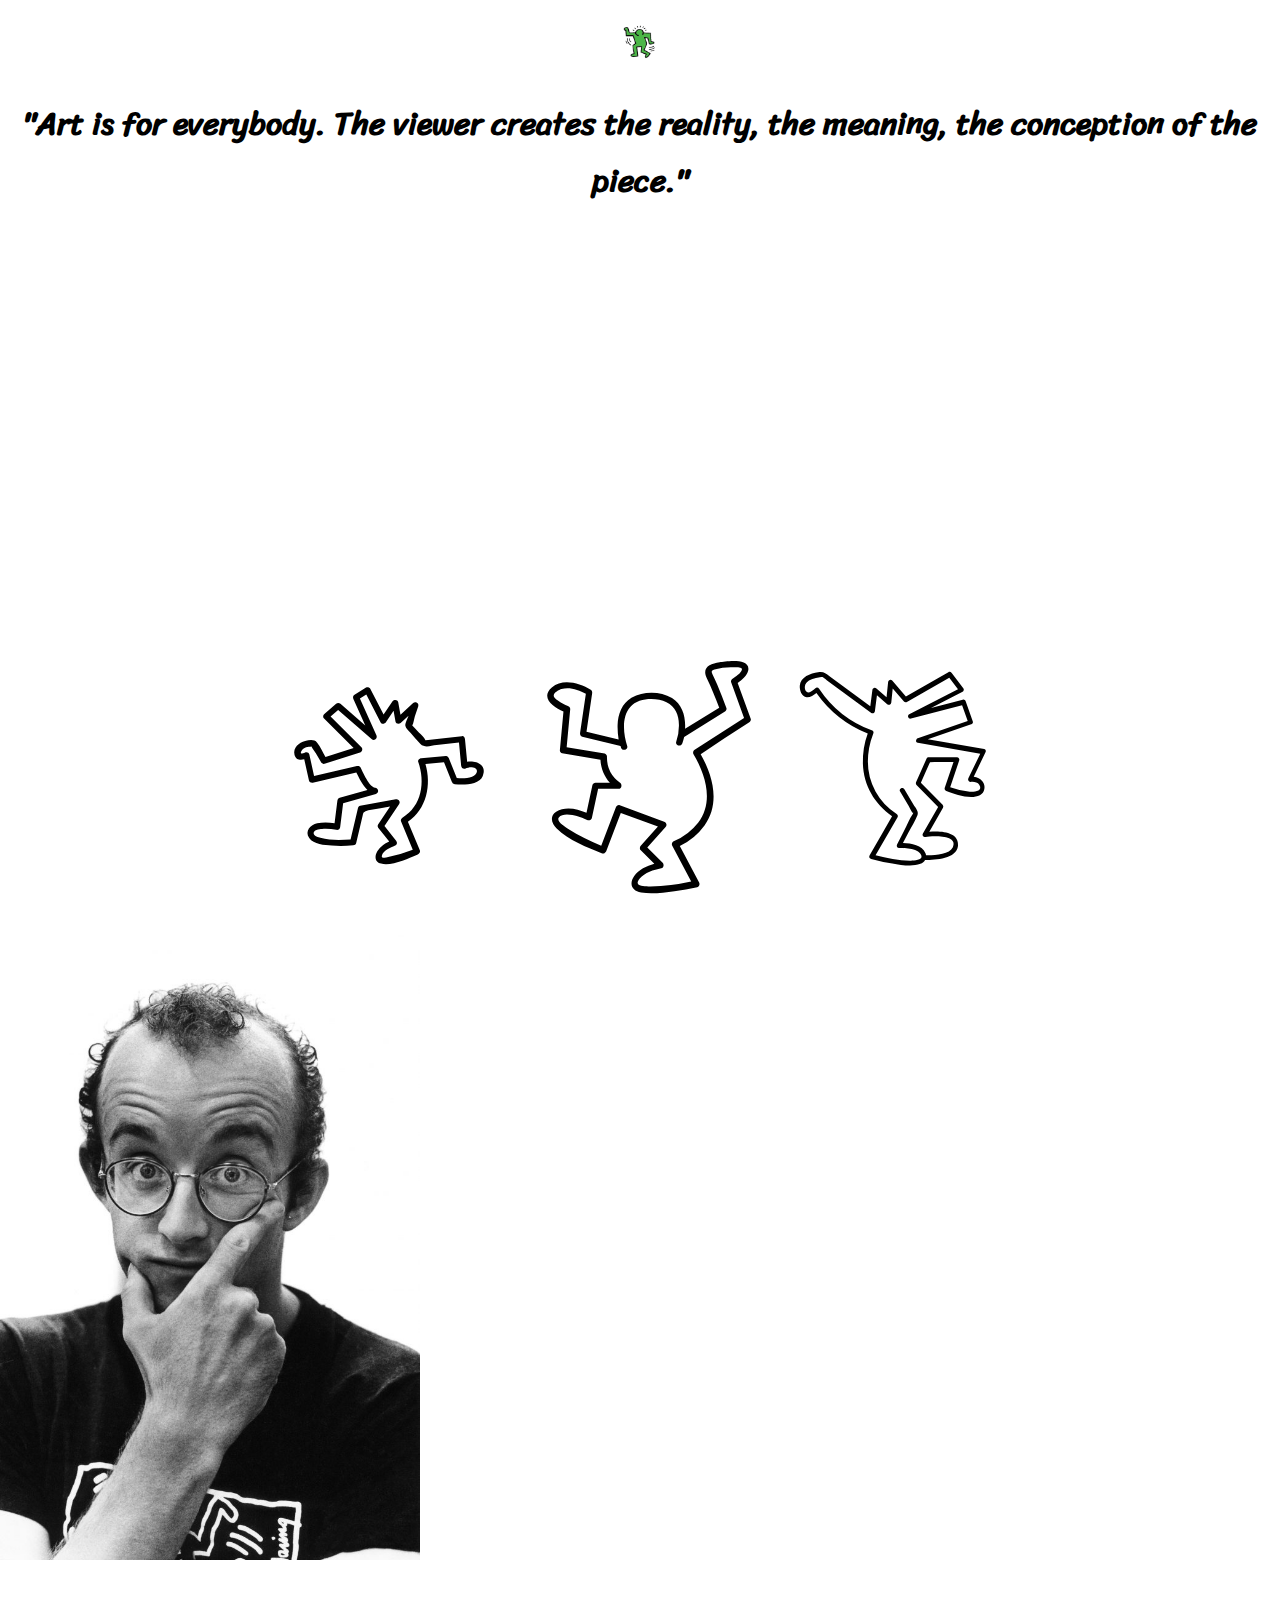
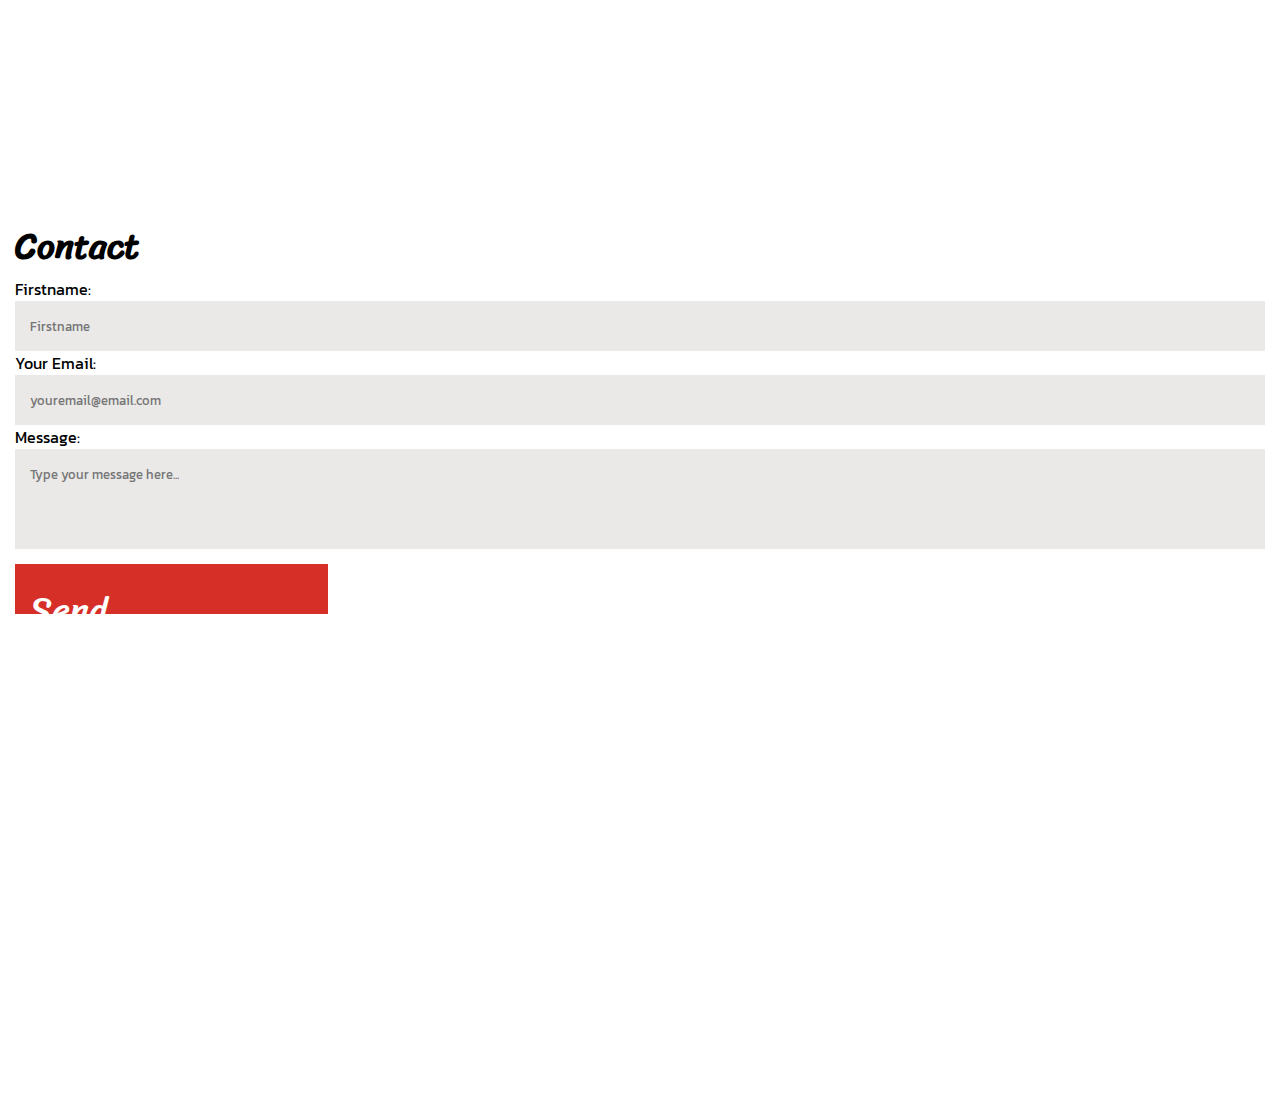
<file: a1-responsive/index.html>
<!DOCTYPE HTML>
<html lang="en">
    <head>
        <title>Keith Haring</title>
        <meta charset="utf-8">
        <!--SEO Optimization-->
        <meta name="description" content="Keith Haring is an illustrator based in New York city. His work is inspired by pop art movements, and underground graffiti culture of the 1980s.">
        <meta name="viewport" content="width=device-width, initial-scale=1">
        <!--External Linking-->
        <link rel="stylesheet" href="styles.css">
        <script src="scrollTo.js" type="text/javascript"></script>
        <!--Icons-->
        <link rel="icon" href="images/logo.png">
        <!--Apple Optimization 180x180-->
        <link rel="apple-touch-icon" href="images/logo.png">

    </head>
    <header>
        <nav>
            <ul>
                <li><a onclick="mcScroller(document.getElementById('introduction'))"><svg xmlns="http://www.w3.org/2000/svg" viewBox = "0 0 200 200"><path xmlns="http://www.w3.org/2000/svg" d="M168.1 95.2l-1.7-17.7c-.1-1.2-1-2.6-2.4-2.4l-16 1.8-10.4 1.2-2.1.2-.1-.1c-1-2.5-4.7-5.3-6.5-7.4-1.1-1.2-2.1-2.6-3.3-3.7l-.4-.3c1-1.8 1.6-5.7 2-7.1l2.7-8c.8-2.4-2.4-3.9-4-2.4l-9.9 9.1-1.8-9.9c-.4-2.2-3.4-2.1-4.4-.6l-7 10.4-10.4-20.2c-.6-1.1-2.2-1.5-3.3-.9l-9 5.5c-1.2.7-1.4 2.1-.9 3.3l9.3 20.7-19.4-16.8c-1-.9-2.4-.9-3.4 0L56.3 58c-1 .9-.9 2.6 0 3.4l23.1 23-22 7c-2-3.8-3.9-7.9-6.5-11.2-2.2-2.8-6-2.1-9.4-1.3-4.8 1.2-9.6 5.2-8.3 10.7.9 3.9 4.3 4.4 7.6 3.6l3.7 16.6c.3 1.3 1.8 2 3 1.7l34-8c2.1 4.2 4.9 10 8.7 13.6l-21.7 6.2c-1.1.3-1.6 1.2-1.8 2.3l-2.2 17.5c-4.5-.7-9.3-.9-13.6.1-5.2 1.2-9.9 6.1-6.2 11.5 3.4 5.1 12 5.5 17.5 5.9 5.6.4 11.3.3 16.9-.2 1-.1 2.1-.7 2.3-1.8l3.1-13.1 2.1-9 .1-.5.5-1.3 1.5-1 2.2-.6 9.5-1.7 7.5-1.3-9.4 14c-.6 1-.3 2.1.4 2.9l8.3 10.5a21 21 0 0 0-9.3 7.5c-2.3 3.9-2 8.6 2.9 9.7 8.8 2 20.8-4 28.7-7.2 1.1-.5 2.2-1.7 1.7-3l-9.4-22.6c14.7-10 18.5-28.7 13.7-45.1l14.5-1.2 6.1 15.2a2.6 2.6 0 0 0 2.3 1.8c6.5.5 18.9.9 21.9-6.4 3.6-8.7-5.3-12.1-12.2-11zm-43.5-29.1c-.4-.4-.2-.3 0 0zm47.3 40.8c-3.6 1.3-8 1.3-11.9 1l-6.2-15.5c-.4-.9-1.2-1.9-2.3-1.8l-19.3 1.7c-1.4.1-2.9 1.5-2.3 3.1 5.5 15.6 2.8 34.4-12.4 43.5-.8.5-1.5 1.8-1.1 2.7l9.2 22.2a117.5 117.5 0 0 1-20.8 6.1c-2.4.2-4 .9-3.2-1.9 1-3.4 6.9-6 9.9-7.2 1.8-.7 2.3-2.5 1.1-4l-9.1-11.5 11.5-17.2c1.3-1.9-.8-3.9-2.7-3.6l-27.8 5c-.8.1-1.5.9-1.7 1.7L77 155.8c-7.7.6-16.1.8-23.6-1.3-1.4-.4-4.9-1.2-5.2-3.1-.6-3.2 4.3-3.6 6.5-3.8 3.7-.3 7.5 0 11.1.7 1.7.3 2.9-.7 3.1-2.3l2.3-18.4 25.6-7.3c2.8-.8 2-4.5-.6-4.8-4.7-.5-9.5-12.1-11.5-16-.5-1-1.7-1.3-2.7-1.1l-33.5 7.9-3.7-16.8c-.4-1.7-2.2-2.1-3.6-1.4-5.3 2.4-2.7-3.2 1-4.4 1.4-.4 2.9-.2 4.3-.5.8 1.8 3.1 4.7 3.6 5.6l3.9 6.8c.5.9 1.7 1.4 2.7 1.1l27.7-8.9c.8-.2 1.2-.7 1.5-1.3.4-.8.4-1.9-.4-2.7l-.1-.1-.1-.1-23.9-23.8 5.9-5.1 26.1 22.7c2.1 1.9 4.9-.4 3.8-2.9L84.3 45.7l5-3.1 11.1 21.6c.9 1.7 3.2 1.4 4.2 0l6-8.9 1.5 8.4c.3 1.9 2.8 2.2 4 1.1l6.2-5.7c-.7 2.1-2.8 5.7-2.5 7.9.3 2.1 2.7 4 4 5.4 2.6 2.9 5.1 6.1 7.8 8.9 3.3 3.3 8.2 1.3 12.6.8l17.5-2 1.7 18.1c.1 1.4 1.5 2.9 3.1 2.3 1.6-.6 3.6-1.1 5.3-1 6 .4 4.5 5.9.1 7.4z"/></svg></a></li>
                <li><a onclick="mcScroller(document.getElementById('about'))"><svg xmlns="http://www.w3.org/2000/svg" viewBox="0 0 200 200"><path d="M185.4 64.3c.9-.6 1.5-1.8 1.1-2.8l-10.2-27.9c3.4-2.4 7.3-5.7 8.2-9.5 2.4-10.5-17.6-7.4-22.3-6.7-7.6 1.1-14.1 4.1-10 12.4 3.7 7.5 6.7 15.3 9.7 23.1l-26.7 16.5c.6-9.3-2-18.9-10.2-24a33.3 33.3 0 0 0-31.7-.2c-7.5 4.5-10.5 12.9-10.8 21.3-.1 3.7.2 7.5.8 11.2l-25.1-6.1 4.4-29.9c.2-1.1-.1-2.2-1.1-2.8-8.6-5.2-21.9-9.1-30.4-1.8-9.2 7.9 1.3 15.2 9.1 18.8l-2.8 30.2c-.1 1 .8 2.2 1.8 2.4l29.9 5c.3 6.7 3 13.1 7.4 18.1H65.2c-1 0-2.2.8-2.4 1.8L58.2 135c-7.3-3.3-16.9-5.3-23.7-.8-5.4 3.6-3.5 9.1.4 13 9.4 9.2 23.5 14.7 35.6 19.5 1.3.5 2.6-.6 3.1-1.7L85 135.1l29 10.7-13.4 15c-.9 1-1 2.5 0 3.5l10.6 10.6c-6 1.7-12.3 4.7-15.7 9.5-4.4 6.2-1.7 11.6 5.4 12.9 8.5 1.5 17.6 0 26-1.1 6-.8 11.9-1.9 17.8-3.1 1.6-.3 2.2-2.3 1.5-3.7L131.1 161a50 50 0 0 0 19.3-16c12.3-17.3 6.8-38.6-3-55.7 12.5-8.5 25.3-16.8 38-25zm-40 78.5a47 47 0 0 1-18.7 14.3c-1.5.6-2.3 2.1-1.5 3.7l14.8 27.8a162.6 162.6 0 0 1-31.8 3.9c-4.6 0-13.8.4-8.4-6.1 3.9-4.7 11-6.9 16.8-8.1 1.9-.4 2.4-2.9 1.1-4.2l-12-12 14.3-16c1.3-1.5.7-3.5-1.1-4.2l-34.7-12.8c-1.4-.5-2.6.6-3.1 1.7l-11.4 29.9c-8.9-3.6-17.7-7.8-25.7-13-2.2-1.5-9.8-5.9-7.4-9.1 2.6-3.6 10.6-2.1 14-1.1 2.8.7 5.5 1.8 8.1 3.1 1.3.7 3.3.1 3.7-1.5l4.9-22.8h15.8c2.6 0 3.2-3.3 1.3-4.7A24.5 24.5 0 0 1 74.2 91c0-1-.8-2.2-1.8-2.4l-29.7-4.9L45.5 54c.1-1.2-.9-2-1.8-2.4-2.6-1-5.1-2.4-7.3-4-1.2-.8-3.8-2.5-3.8-4.1-.1-2.5 4.2-4.6 6.1-5.2 6.1-1.8 13.5.6 19 3.7l-4.5 30.5c-.2 1.3.3 2.7 1.7 3.1l29.9 7.3.4 1.2c1 3 5.8 1.7 4.8-1.3-3-9.2-4.5-22.7 2.4-30.5 6.4-7.2 20-7.5 28.3-3.7 6.9 3.2 9.7 10.1 9.7 17.4a38 38 0 0 1-2.1 13.4c-1 3.1 3.8 4.4 4.8 1.3a73 73 0 0 0 1.4-5l31.9-19.8c.9-.5 1.5-1.8 1.1-2.8-2.3-6.1-4.6-12.3-7.2-18.3-1.1-2.7-2.6-5.3-3.7-8-1-2.3-.9-2.7 1.6-3.7a44.2 44.2 0 0 1 15.8-1.8c2 .1 6.1-.2 5.6 2-.6 2.7-5.2 5.6-7.3 7-.9.6-1.5 1.7-1.1 2.8l10.1 27.8-38.6 24.9c-1.1.7-1.6 2.2-.9 3.4 9.6 16.4 16 37 3.6 53.6z"/></svg></a></li>
                <li><a onclick="mcScroller(document.getElementById('contact'))"><svg xmlns="http://www.w3.org/2000/svg" viewBox="0 0 200 200"><path xmlns="http://www.w3.org/2000/svg" d="M165.8 85.2l-44.1-7.6 33.9-11.7c.9-.3 1.7-1.3 1.3-2.3l-5.6-15.7c-.3-1-1.3-1.6-2.3-1.3l-24.8 6.5 24.7-12.6c.8-.4 1.3-1.8.7-2.6l-9.2-12.1c-.6-.8-1.6-1.2-2.6-.7l-33.2 19-10.7-12.4c-1.2-1.4-3.1-.1-3.2 1.3l-1.2 11.7-7.9-6.8c-1.3-1.1-3-.3-3.2 1.3l-1.6 12.5-31.6-23.2c-3.6-2.6-4.7-3.9-9.2-3.3-5.9.9-13.8 3.6-14.3 10.6-.2 3.4 1.4 8.6 5.4 8.9 2.7.2 5.4-1.5 7.6-3.3a89.7 89.7 0 0 0 40.1 31.7c-2.8 7.4-4 15.7-3.8 23.4.5 17.1 9 31.4 22.8 41.2a4752 4752 0 0 1-17.5 30.5 2 2 0 0 0 1.1 2.8 153 153 0 0 0 16.6 3.6c6.8 1.1 15.3 2.9 21.9.3 1.7-.6 3-1.7 3.7-3 8.3 0 24.6-.9 25.7-10.9 1.2-11.1-13.2-12.1-22.4-11.2l10.7-18.7a2 2 0 0 0-.3-2.3l-17-17.3 3.7-8.3 2.8-6.4.7-1.3 3.4-.2h14.9l-6.9 20.3c-.3 1 .4 2 1.3 2.3 7.1 2.6 18.9 6.9 26.2 3.3 3.9-1.9 4.8-7.3 2.1-10.7a10.6 10.6 0 0 0-6.9-3.6l9.1-19c.7-.9.4-2.5-.9-2.7zm-3.9 27.9c3.4 5.4-4.5 5.6-7.4 5.4a61.8 61.8 0 0 1-15.3-3.5l7.1-21c.4-1.2-.6-2.4-1.8-2.4h-22.1c-.6 0-1.4.3-1.6.9l-8.2 18.4c-.3.8-.3 1.6.3 2.3l16.9 17.2-11.9 20.7c-.9 1.5.6 3 2.1 2.8 4.8-.9 25.8-1.9 21.3 8-2.7 5.8-14.3 6.3-20.9 6.2l-.4-1.4c-2.6-6.5-11.1-7.8-17.7-8.1l4.4-8.5c2.3-4.4 5.3-8.8 7-13.4 1.1-2.9-1.7-5.6-3.1-8l-7.3-12.2c-1.2-2.1-4.5-.2-3.2 1.9l6.6 11c1.1 1.8 2.1 4.4 3.5 5.9l.1.1-.2.4c-2.8 4-4.7 9.1-7 13.5l-5.4 10.4c-.7 1.3.2 2.8 1.6 2.8 4.2.1 16.3.1 17.5 6.3.6 3.3-5.7 3.5-8.3 3.6-9.2.1-18.6-1.9-27.6-4.2l17.2-29.7c.5-.9.2-2-.7-2.6A48.2 48.2 0 0 1 74.9 95 60.6 60.6 0 0 1 79 73.4a2 2 0 0 0-1.1-2.8 84.4 84.4 0 0 1-41.1-32.5c-.7-1-2-1.3-2.9-.4-1 1-2.1 1.9-3.4 2.6-3.3 2-5.2-.8-4.8-4.1.5-4.1 5.2-5.6 8.6-6.5l4.2-.7 1-.1c1.5.8 3 2.3 4.3 3.3L77.6 57c1.3.9 2.7-.4 2.8-1.6L82 43.2l8 6.9c1.3 1.1 3 .3 3.2-1.3l1.1-11 8.8 10.3c.5.6 1.6.7 2.3.3l33.1-18.9 6.8 9L107.2 58c-1.9 1-.6 4 1.4 3.4l39.9-10.5 4.4 12.3-39 13.5c-1.6.5-2 3.3 0 3.6l48.8 8.5-9.3 19.3c-.6 1.2.1 2.8 1.6 2.8 2.2-.4 5.6 0 6.9 2.2zm-51.2 21.2l-.4.7c-.1-.3 0-.5.4-.7zm-.1 1.4c.2.2.1.2 0 0z"/></svg></a></li>
            </ul>
        </nav>
    </header>
    <body>
        <!--Introduction-->
        <div class="introduction-container" id="introduction">
            <div class="container"><img src="images/haring.gif" height="80"></div>
            <h2>"Art is for everybody. The viewer creates the reality, the meaning, the conception of the piece."</h2>
        </div>
        <!--About-->
        <div class="about-container" id="about">
            <div class="text-container"> 
            </div>
            <div class="image-container"></div>
        </div>
        <!--Contact-->
        <div class="contact-container" id="contact">
            <div class="contact-mini-container">
                <h2>Contact</h2>
                <form action="https://formspree.io/lorelei.miyamura@loop.colum.edu" method="POST">
                    <label for="name">Firstname:</label>
                    <input type="text" name="name" placeholder="Firstname">
                    <label for="comments">Your Email:</label>
                    <input type="email" name="_replyto" placeholder="youremail@email.com">
                    <label for="comments">Message:</label>
                    <textarea id="comments" placeholder="Type your message here..."></textarea>
                    <input type="submit" value="Send">
            </div>
        </div>
    </body>
</html>
</file>
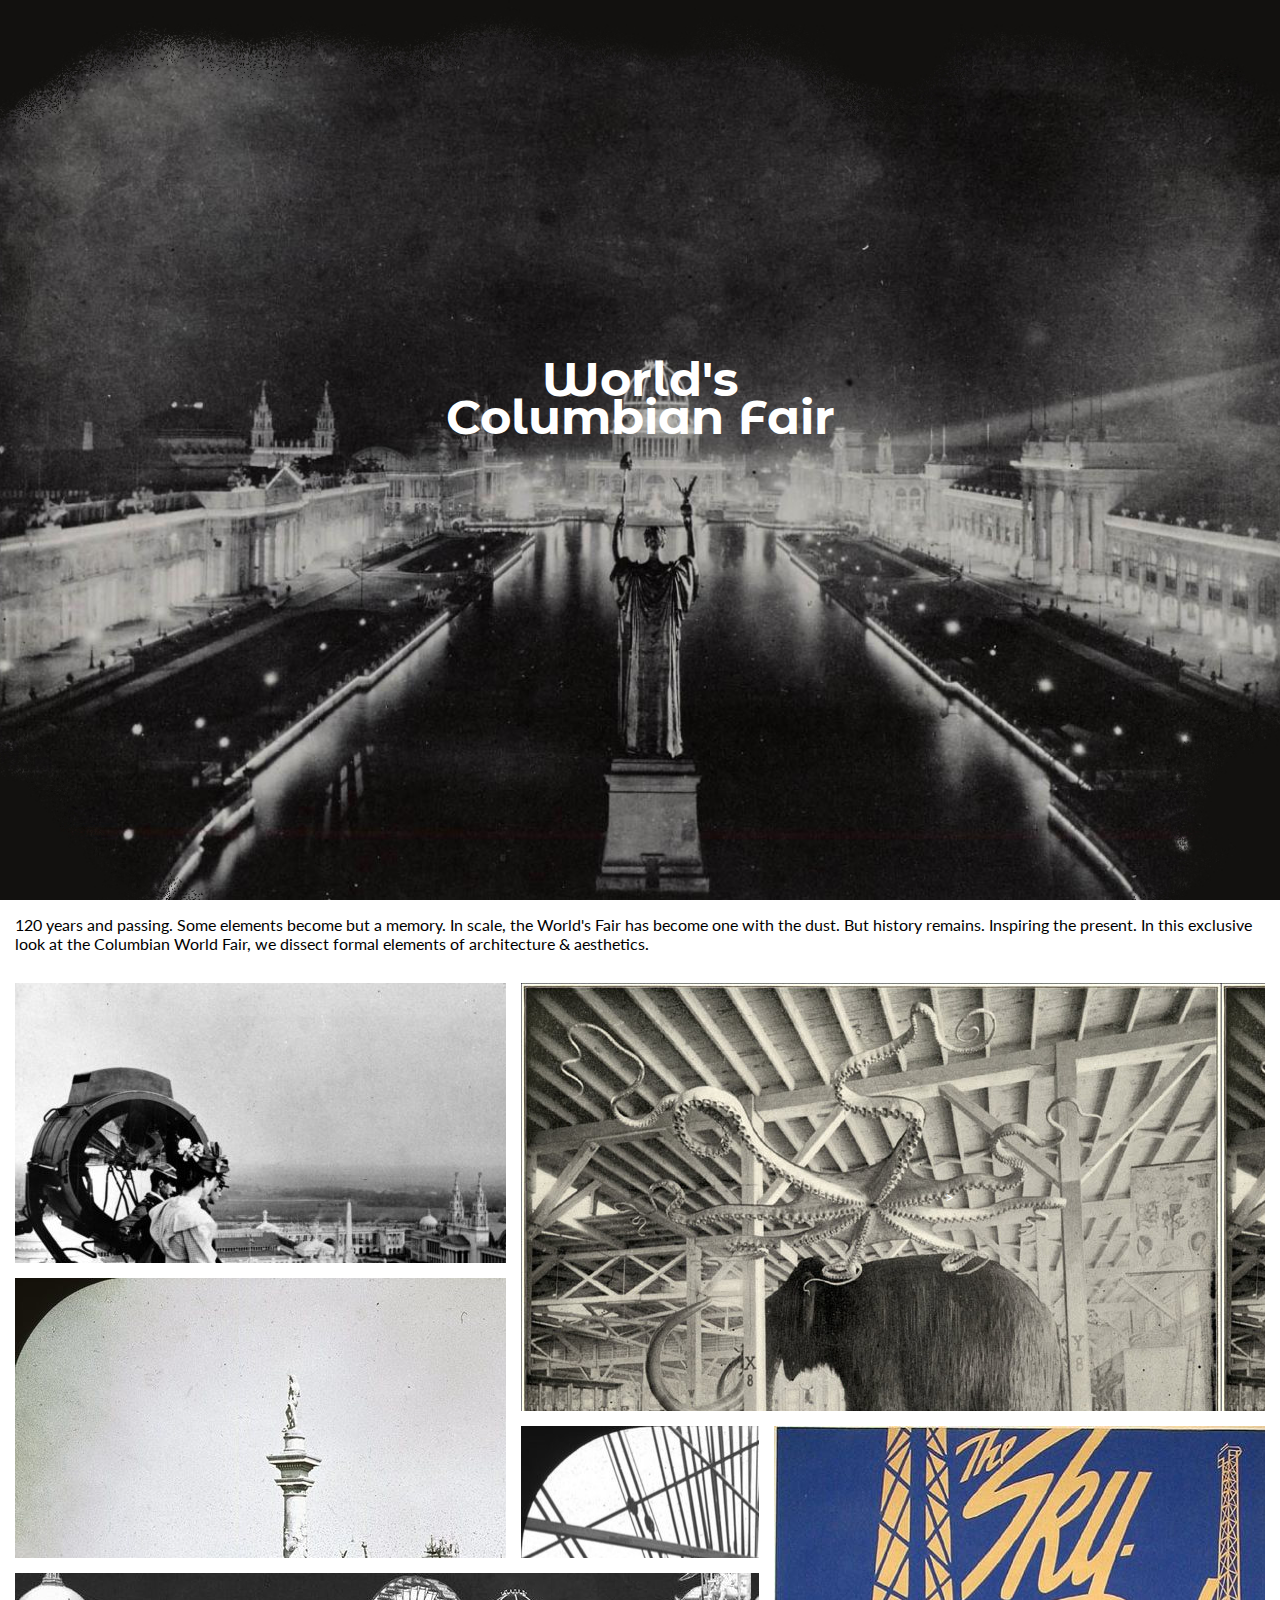
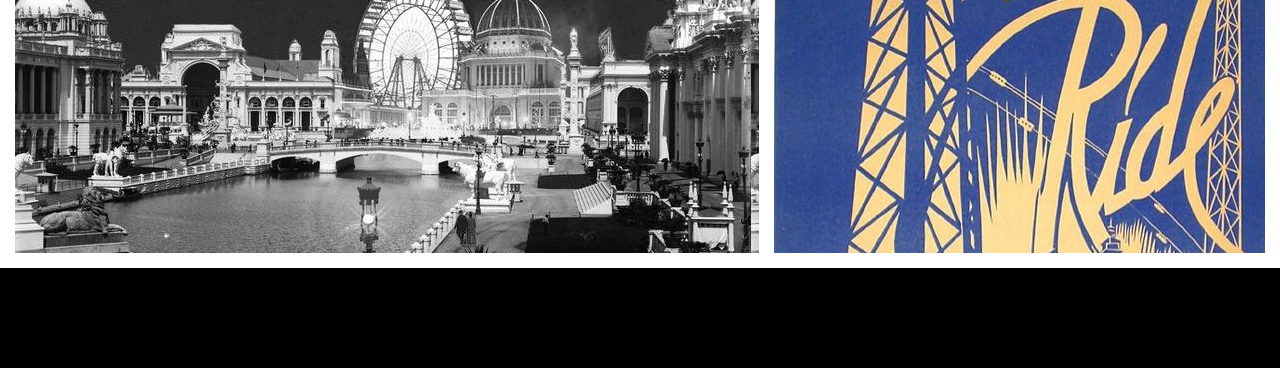
<file: a2-flexbox/index.html>
<!DOCTYPE HTML>
<html lang ="en">
    <head>
        <title>Assignment 2 // World's Columbian Fair</title>
        <meta charset ="utf-8">
        <meta name="description" content="Information Page about 1893's Columbia World Fair Chicago.">
        <meta name="viewport" content="width=device-width, initial-scale=1">
        <link rel="stylesheet" href="styles.css">
        <link rel="icon" href="images/icon.png">
    </head>
    <body>
        <header id="main-header">
            <nav>
            </nav>
            <div class="head-wrapper">
                <div class="projecttitle">
                    <div class="text-wrapper">
                        <div class="text"><h1>World's</h1></div>
                        <div class="text"><h1>Columbian Fair</h1></div>
                    </div>
                </div>
            </div>
            
        </header>
        <main id="bodycopy">
            <section id="info">
                <div class="blurb">
                    <p>120 years and passing. Some elements become but a memory. In scale, the World's Fair has become one with the dust. But history remains. Inspiring the present. In this exclusive look at the Columbian World Fair, we dissect formal elements of architecture &amp; aesthetics.</p>
                </div>
                <div class="mosaic">
                    <div class="mosaic-item medium img1"><h2>Dreamers</h2></div>
                    <div class="mosaic-item large"><h2>Exoticism</h2>></div>
                    <div class="mosaic-item medium img3"><h2>Feral</h2></div>
                    <div class="mosaic-item small"><h2>Experimental</h2></div>
                    <div class="mosaic-item tall img4"><h2>Aetherial</h2></div>
                    <div class="mosaic-item wide"><h2>Dimensional</h2></div>
                </div>
            </section>
        </main>
        <footer>
        </footer>
    </body>
</html>
</file>
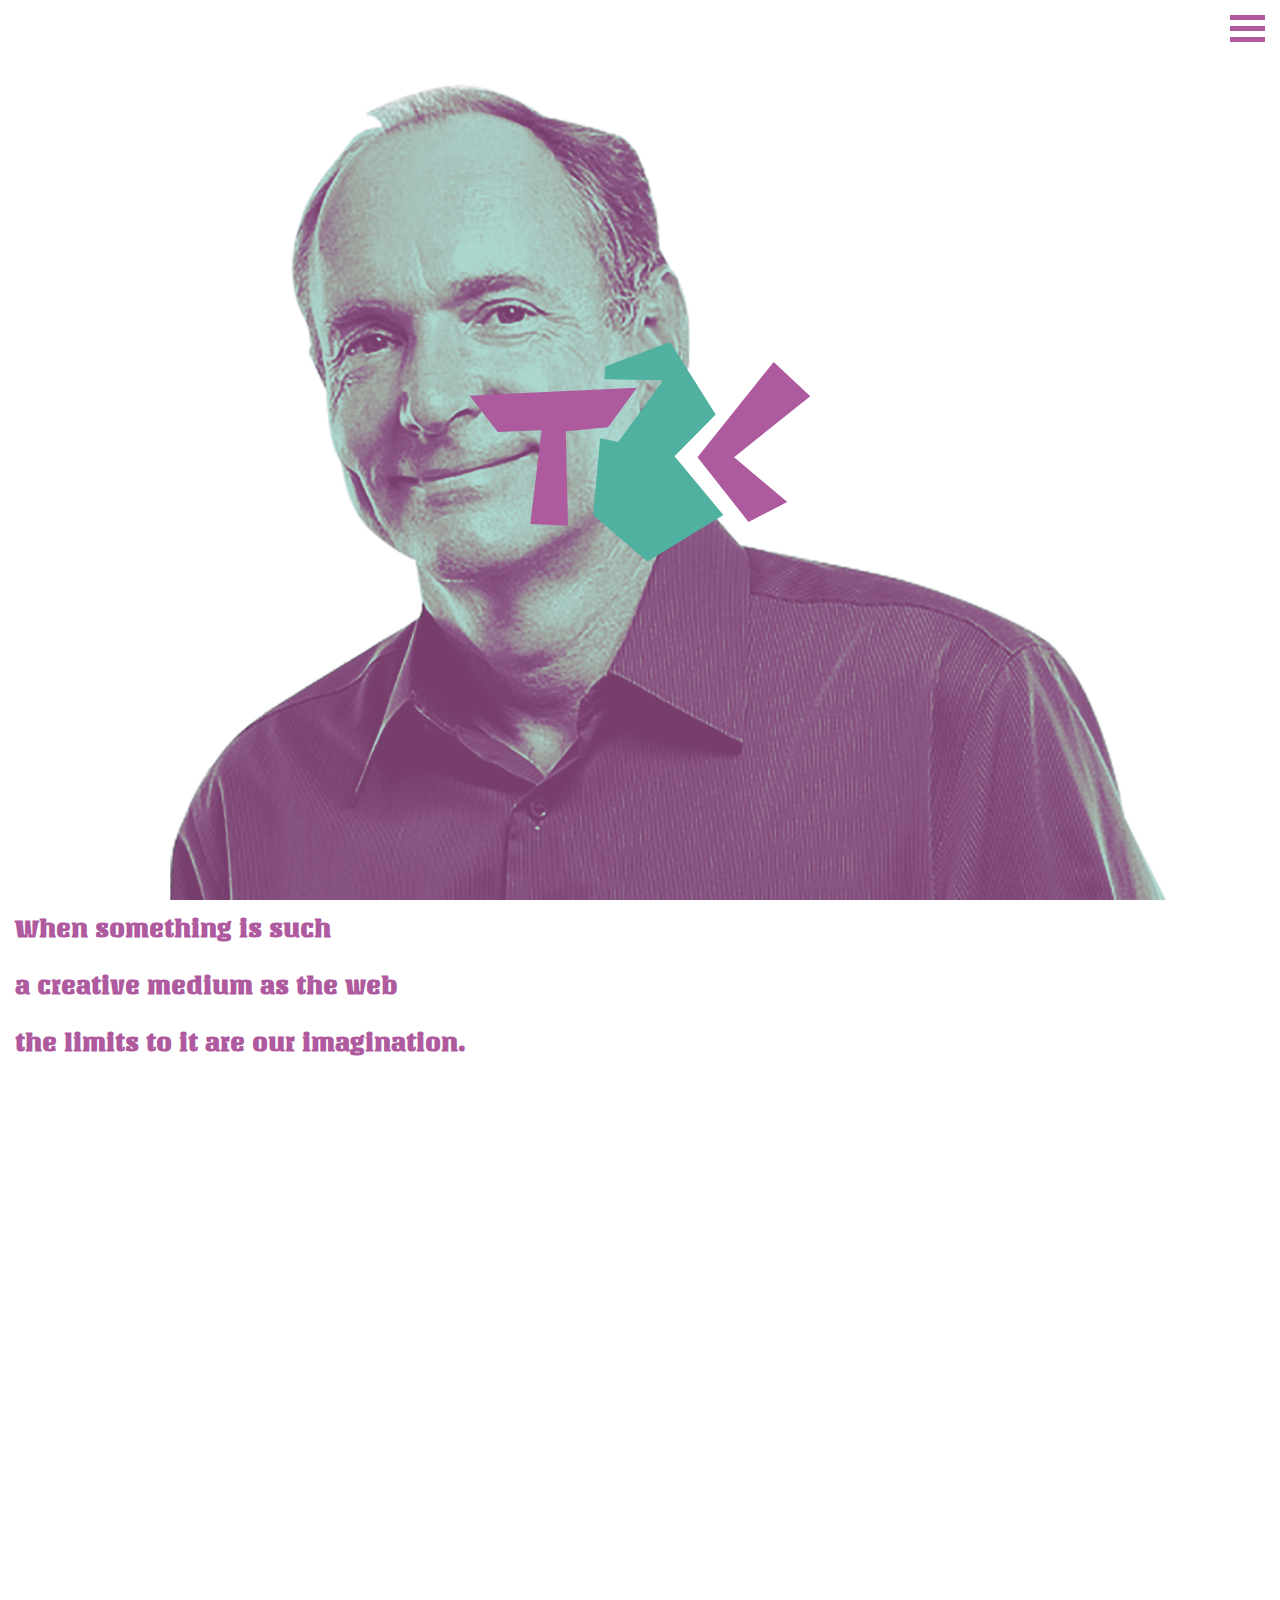
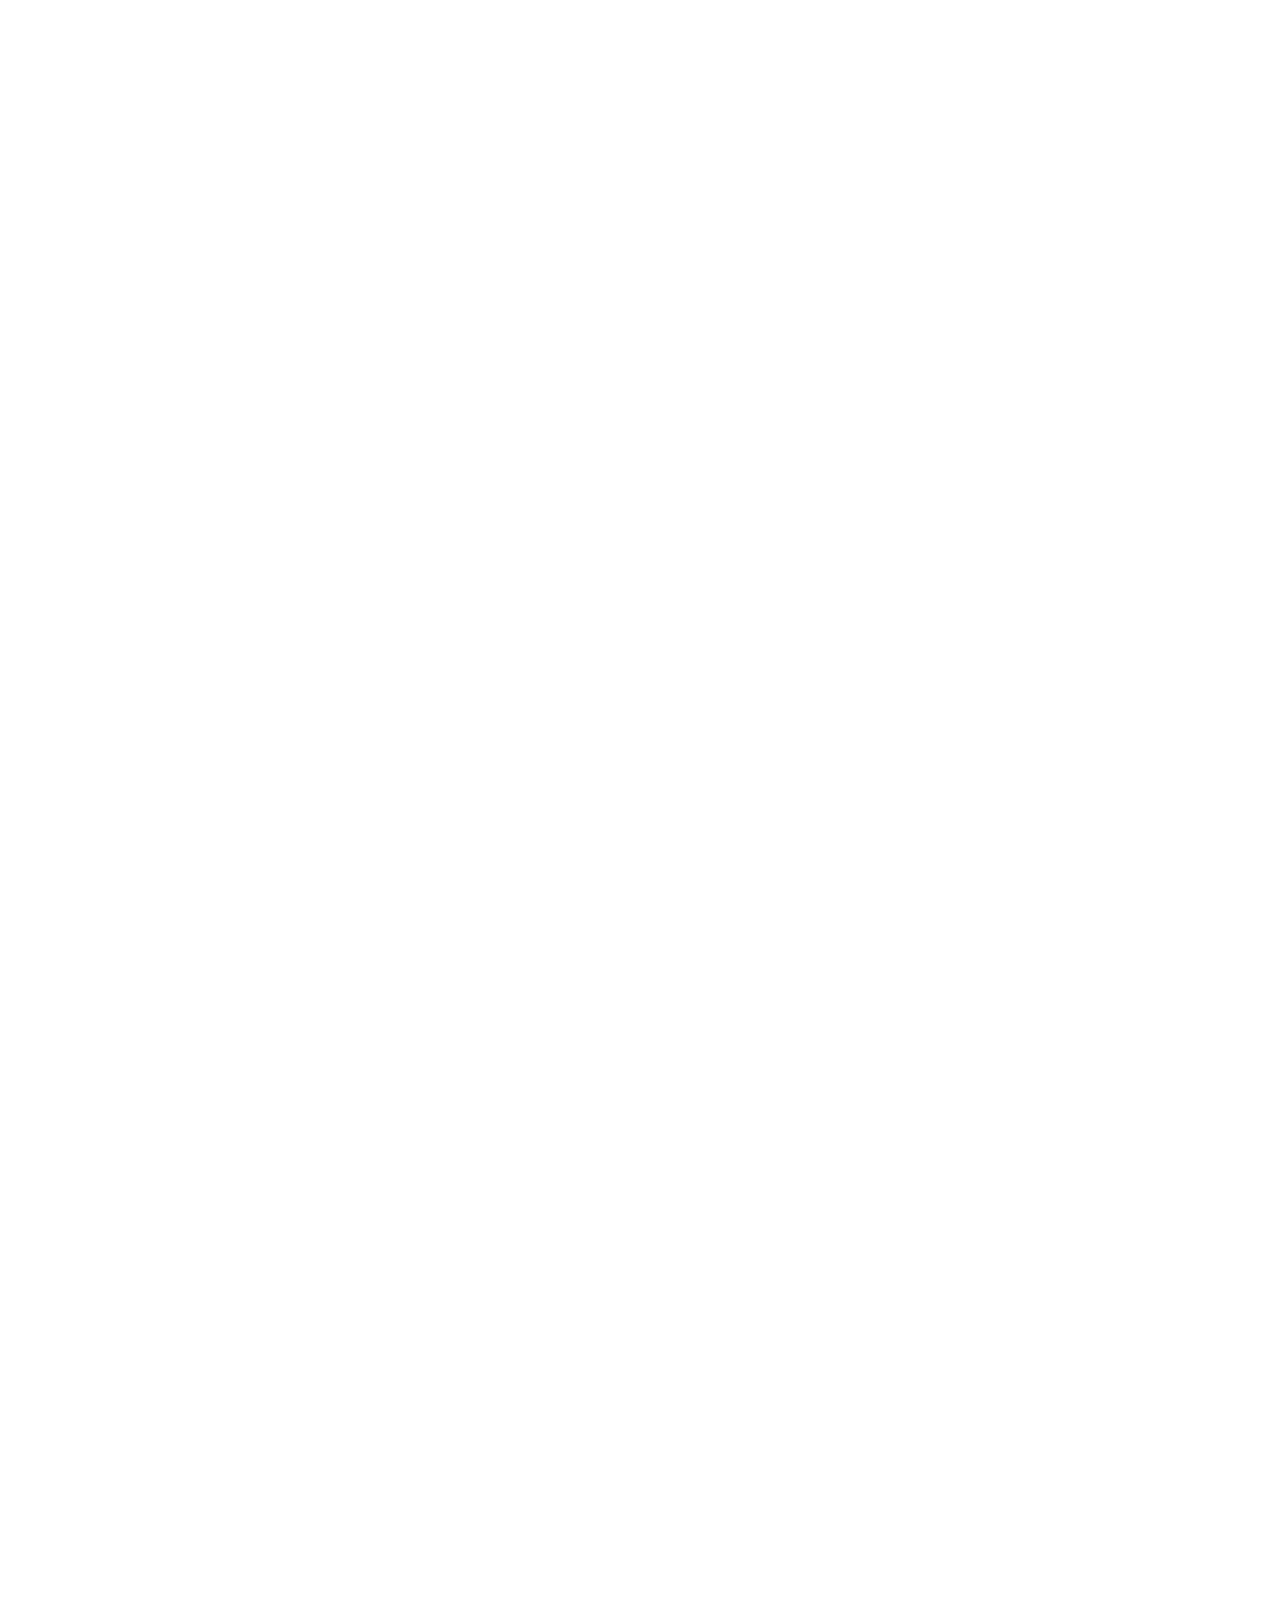
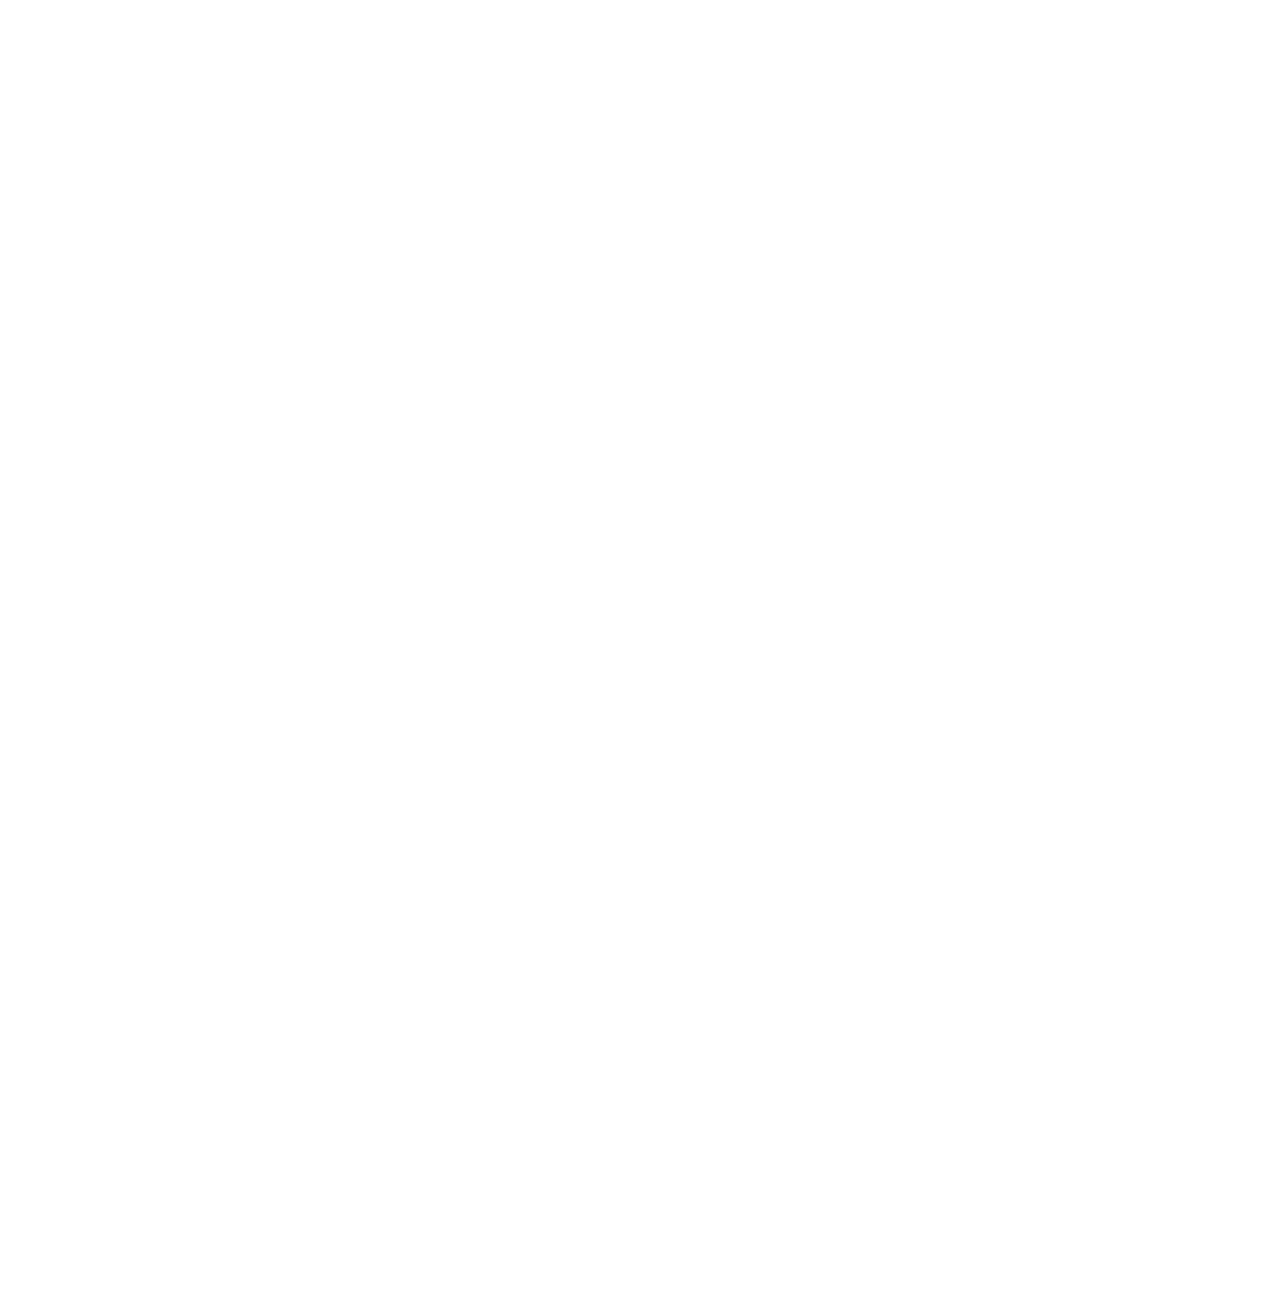
<file: a7-plugins/plugins.html>
<!DOCTYPE HTML>
<html lang = "en">
    <head>
        <title>Tim Berners-Lee</title>
        <meta charset="utf-8">
        <!--SEO Optimization-->
        <meta name="description" content="Keith Haring is an illustrator based in New York city. His work is inspired by pop art movements, and underground graffiti culture of the 1980s.">
        <meta name="viewport" content="width=device-width, initial-scale=1">
        <!--Exteral Linking-->
        <link rel="stylesheet" href="styles.css">
        <!--Icons-->
        <link rel="icon" href="images/icon.png">
        <!--Apple Optimization 180x180-->
        <link rel="apple-touch-icon" href="images/icon.png">
    </head>
    <body>
        <div class="button-container" id="toggle"><span class="top"></span><span class="middle"></span><span class="bottom"></span></div>
        <div class="overlay" id="overlay">
          <nav class="overlay-menu">
            <ul>
              <li><a href="#">Home</a></li>
              <li><a href="#">Recipes</a></li>
              <li><a href="#">Save The Web</a></li>
              <li><a href="#">Archives</a></li>
            </ul>
          </nav>
        </div>
        <main>
            <section id = "home">
              <div class="home-container"></div>
            </section>
            <section id = "quote">
              <div class="quote-container">
                <h2>When something is such</h2>
              </div>
              <div class="quote-container">
                <h2>a creative medium as the web</h2>
              </div>
              <div class="quote-container">
                <h2>the limits to it are our imagination.</h2>
              </div>
            </section>
            <section id = "recipes"></section>
            <section id = "save"></section>
            <section id = "archive"></section>
        </main>
        <footer></footer>
    <script
  src="http://code.jquery.com/jquery-1.12.4.min.js"
  integrity="sha256-ZosEbRLbNQzLpnKIkEdrPv7lOy9C27hHQ+Xp8a4MxAQ="
  crossorigin="anonymous">
  </script>    
<script>
$('#toggle').click(function() {
   $(this).toggleClass('active');
   $('#overlay').toggleClass('open');
  });
</script>
</body>
</html>
</file>
<file: a1-responsive/styles.css>
@import url('https://fonts.googleapis.com/css?family=Kanit|Sriracha');

/*Three Styles: @Font Face, RGBA, Border Radius
font-family: 'Sriracha', cursive;
font-family: 'Kanit', sans-serif;
Colors[]: #D62F27, #EFB528, #057BBA
Shaders[]: #EAE9E8, #D3D2D1, #BCBAB8*/

*{margin:0;padding:0;box-sizing: border-box;}

/*Text Styling*/
h1{font-family: 'Sriracha', cursive; font-size: 40px;}
h2{font-family: 'Sriracha', cursive; font-size: 35px;}
h3{font-family: 'Sriracha', cursive; font-size: 20px; }
p{font-family: 'Kanit', sans-serif; font-size: 16px; line-height: 16px;}

/*Hyperlink Styling*/
a:link{}
a:visited{}
a:hover{}

/*Container*/
.container{display: flex; justify-content: center;}
.text-container{width: 100%; text-align: center; padding: 15px;}
.image-container{width:60%; height: 70vh; background-image: url(images/keith-haring-profile.jpg); background-repeat: no-repeat; background-size: contain; float: left;}

/*List Styling*/
nav{position: fixed; bottom: 0; width: 100%;}
ul{list-style:none; text-align: center;}
li{color: black; width: 30%; height: 100%; cursor: pointer; display: inline-block;}
li:hover{transition: 0.4s ease;}

/*SVG Styling*/
path{fill:black;}
path:hover{fill: blue; transition: 0.3 ease;}

/*Gallery*/
.introduction-container{width: 100%; height: 100vh;}
.introduction-container h2{padding: 15px; text-align: center; font-size: xx-large}

/*About*/
.about-container{width: 100%; height: 100vh;}


/*Contact*/
.contact-container{width: 100%; height: 100vh;}
.contact-mini-container{padding: 15px};

/*Form*/
form{font-family: 'Kanit', sans-serif;}
input{width: 100%; height: 50px; background-color: #EAE9E8; border: none; padding: 15px; outline: none; font-family: 'Kanit', sans-serif;}
input:focus{border: none; background-color: #D3D2D1;}
label{width: 100%; display: flex; font-family: 'Kanit', sans-serif;}
input[type=submit]{width: 25%; height: 50px; text-align: left; background-color: #D62F27; margin-top: 15px; font-family: 'Sriracha', cursive; color: white; font-size: 35px;}
input[type=submit]:hover{background-color: #8A2121;}
textarea{width: 100%; height: 100px; display: flex; background-color: #EAE9E8; padding: 15px; outline: none; border: none; font-family: 'Kanit', sans-serif; resize: none;}
textarea:focus{background-color: #D3D2D1;}

/*Media Queries*/
/* Larger than tablet (also point when grid becomes active) */
@media (min-width: 550px) {li{width: 20%;}
}

/* Larger than tablet */
@media (min-width: 750px) {
}

/* Larger than desktop */
@media (min-width: 1000px) {
}

/* Larger than Desktop HD */
@media (min-width: 1200px) {}
</file>
<file: a2-flexbox/styles.css>
@import url('https://fonts.googleapis.com/css?family=Lato|Montserrat+Alternates');

/**CSS3 (3 things): transitions/ease in, column count, font face
Grid layoututilizes flex for text alignment inside grid elements
font-family: 'Lato', sans-serif;
font-family: 'Montserrat Alternates', sans-serif;**/

* {margin: 0;padding: 0;box-sizing: border-box;}

header {color: #11100e;text-align: center;}

body {min-height: 100vh;}

img {width: 100%;}

a {
    color: white;
    text-decoration: none;
    transition: color 0.3 ease;
}

h1 {
    font-size: 3em;
    line-height: .8;
    font-family: 'Montserrat Alternates', sans-serif;
}

h2{ visibility: hidden; font-family: 'Monserrat Alternates', sans-serif;}

p {
    font-family: 'Lato', sans-serif;
    margin: 15px;
    text-align: left;
}

ul {
    list-style-type: none;
}

li {
    text-decoration: none;
    color: white;
}

th {
    width: 100%;
}

nav :hover {
    color: white;
}

textarea {
    resize: none;
}

footer {
    position: static;
    bottom: 0px;
    height: 100px;
    background: black;
}

.nav-columns {
    height: 100%;
}

.nav-columns ul {
    display: flex;
    text-align: center;
}

.nav-columns li {
    width: 32%;
}

.head-wrapper{
    height: 100vh;
    background: url(images/dreaming.jpg) no-repeat center center fixed;
    background-size: cover;
}

.projecttitle {
    line-height: 1;
    display: inline-block;
    position: relative;
    margin-left: calc(50w - var(--spacing-offset))!important;
    padding-top: 40vh;
}

.textwrapper{
    display: block;
}

.text{
    color: white;
}

/**grid setup**/
.mosaic {display: grid; height: 100vh; padding: 15px; grid-template-rows: repeat(6,1fr); grid-template-columns: repeat(5,1fr); grid-gap: 15px;}

/**flexbox for inner**/
.mosaic-item {
    padding: 15px;
    display: flex; /**allows the inner content to be aligned, not on a grid**/
    background: grey;
    color: white;
    font-family: 'Lato', sans-serif;
    justify-content: center;
    align-items: center; /**align-items will move the text into the center as well. Content only would center the images**/
}

.mosaic-item.small {
    background-image: url(images/ferriswheel.jpg);
    grid-row: span 1;
    grid-column: span 1;
}
.mosaic-item.medium {
    background-image: url(images/spotlight.jpg);
    grid-row: span 2;
    grid-column: span 2;
}

.mosaic-item.medium.img1 {background-image: url(images/spotlight.jpg);}
.mosaic-item.medium.img3{background-image: url(images/agricultural.jpg);}
.mosaic-item.large {background-image: url(images/mammoth.jpg); grid-row: span 3; grid-column: span 3;}

.mosaic-item.tall {grid-row: span 3; grid-column: span 2;}
.mosaic-item.tall.img4 {background-image: url(images/skyride.jpg); transition: all ease-in-out 1s;}
.mosaic-item.tall.img4:hover{background-image: none; background-color: black;}


.mosaic-item.wide {background-image: url(images/exposition.jpg); grid-row: span 2; grid-column: span 3;}
</file>
<file: a7-plugins/styles.css>
@import url('https://fonts.googleapis.com/css?family=Open+Sans|Unlock');

/*font-family: 'Unlock', cursive;
font-family: 'Open Sans', sans-serif;*/

* {margin: 0; padding: 0; box-sizing: border-box;}


body {background: #F5F5F5;}

li{font-family: 'Unlock', cursive;}
h1 {position: relative; text-align: center;font-family: 'Unlock', cursive;}
h2{position: relative; text-align: left; font-family: 'Unlock', cursive; font-size: 25px; color: #AF5A9F;}
section{width: 100%; height: 100vh; background-color: white;}

/*Home*/
#home{background-image: url(images/Berners-Duotone.png); background-size: contain; background-repeat: no-repeat; background-position: bottom; padding-top: 30vh;}
.home-container{background-image: url(images/logo.svg); background-position: center; background-repeat: no-repeat; padding-top: 40vh;}

/*Quote-Container*/
.quote-container{padding: 15px;}

/*Recipes*/
.recipe-container{padding: 15px;}

/*Save The Web*/
.save-container{padding: 15px;}

/*Archive*/
.archive-container{padding: 15px;}

/*Button*/
.button-container {position: fixed; top: 15px; right: 15px; height: 27px; width: 35px; cursor: pointer; z-index: 100; transition: opacity .25s ease;}
.button-container:hover {opacity: .7;}
.button-container.active .top {transform: translateY(11px) translateX(0) rotate(45deg); background: #FFF;}
.button-container.active .middle {opacity: 0; background: #FFF;}
.button-container.active .bottom {transform: translateY(-11px) translateX(0) rotate(-45deg); background: #FFF;}
.button-container span {background: #AF5A9F; border: none; height: 5px; width: 100%; position: absolute; top: 0; left: 0; transition: all .35s ease; cursor: pointer;}
.button-container span:nth-of-type(2) {top: 11px;}
.button-container span:nth-of-type(3) {top: 22px;}

/*Overlay*/
.overlay {position: fixed; background: #AF5A9F; top: 0; left: 0; width: 100%; height: 0%; opacity: 0; visibility: hidden; transition: opacity .35s, visibility .35s, height .35s; overflow: hidden;}
.overlay.open {opacity: .9; visibility: visible; height: 100%;}
.overlay.open li {animation: fadeInRight .5s ease forwards; animation-delay: .35s;}
.overlay.open li:nth-of-type(2) {animation-delay: .4s;}
.overlay.open li:nth-of-type(3) {animation-delay: .45s;}
.overlay.open li:nth-of-type(4) {animation-delay: .50s;}
.overlay nav {position: relative; height: 70%; top: 50%; transform: translateY(-50%); font-size: 50px; text-align: center;}
.overlay ul {list-style: none; padding: 0; margin: 0 auto; display: inline-block; position: relative; height: 100%;}
.overlay ul li {display: block; height: 25%; height: calc(100% / 4); min-height: 50px; position: relative; opacity: 0;}
.overlay ul li a {display: block; position: relative; color: #FFF; text-decoration: none; overflow: hidden;}
.overlay ul li a:hover:after, .overlay ul li a:focus:after, .overlay ul li a:active:after {width: 100%;}
.overlay ul li a:after {content: ''; position: absolute; bottom: 0; left: 50%; width: 0%; transform: translateX(-50%); height: 3px; background: #FFF; transition: .35s;}

/*Light CSS Animation*/
@keyframes fadeInRight {
  0% {opacity: 0; left: 20%;}
  100% {opacity: 1; left: 0;}}
</file>
